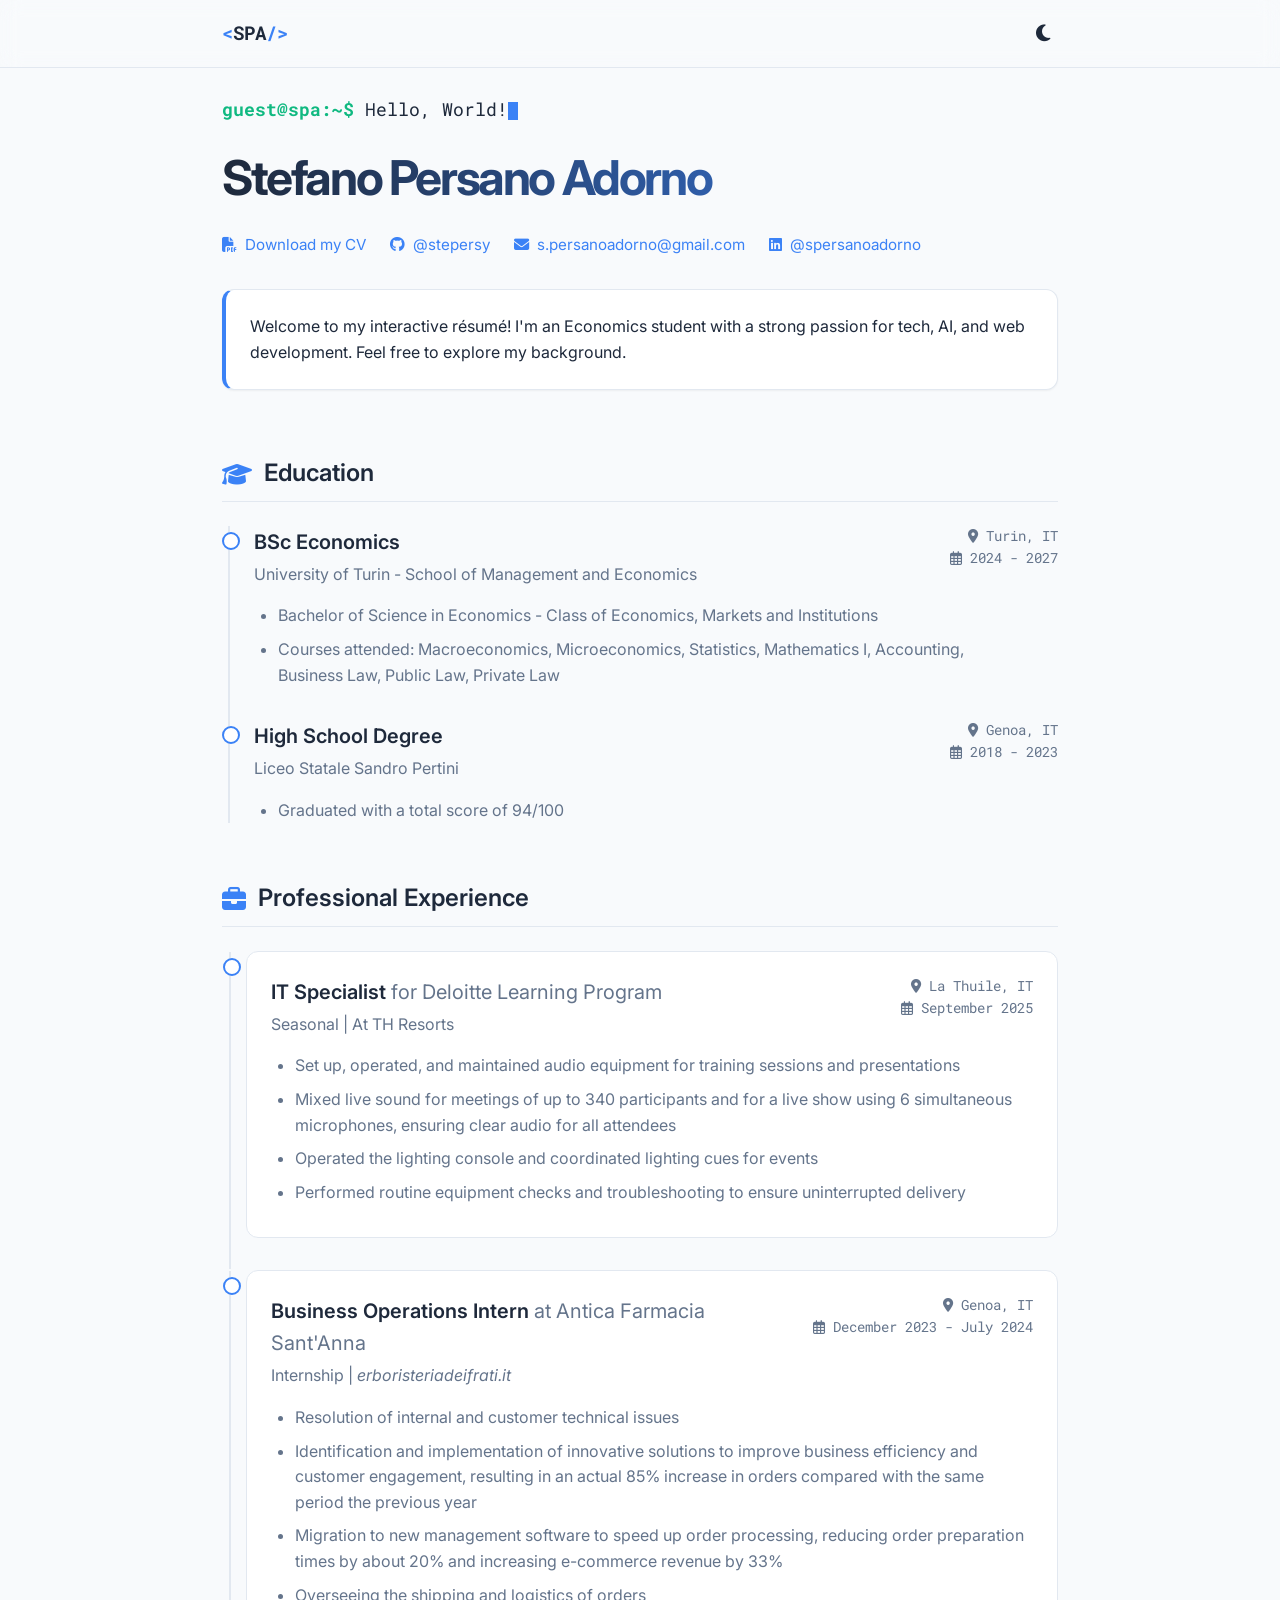
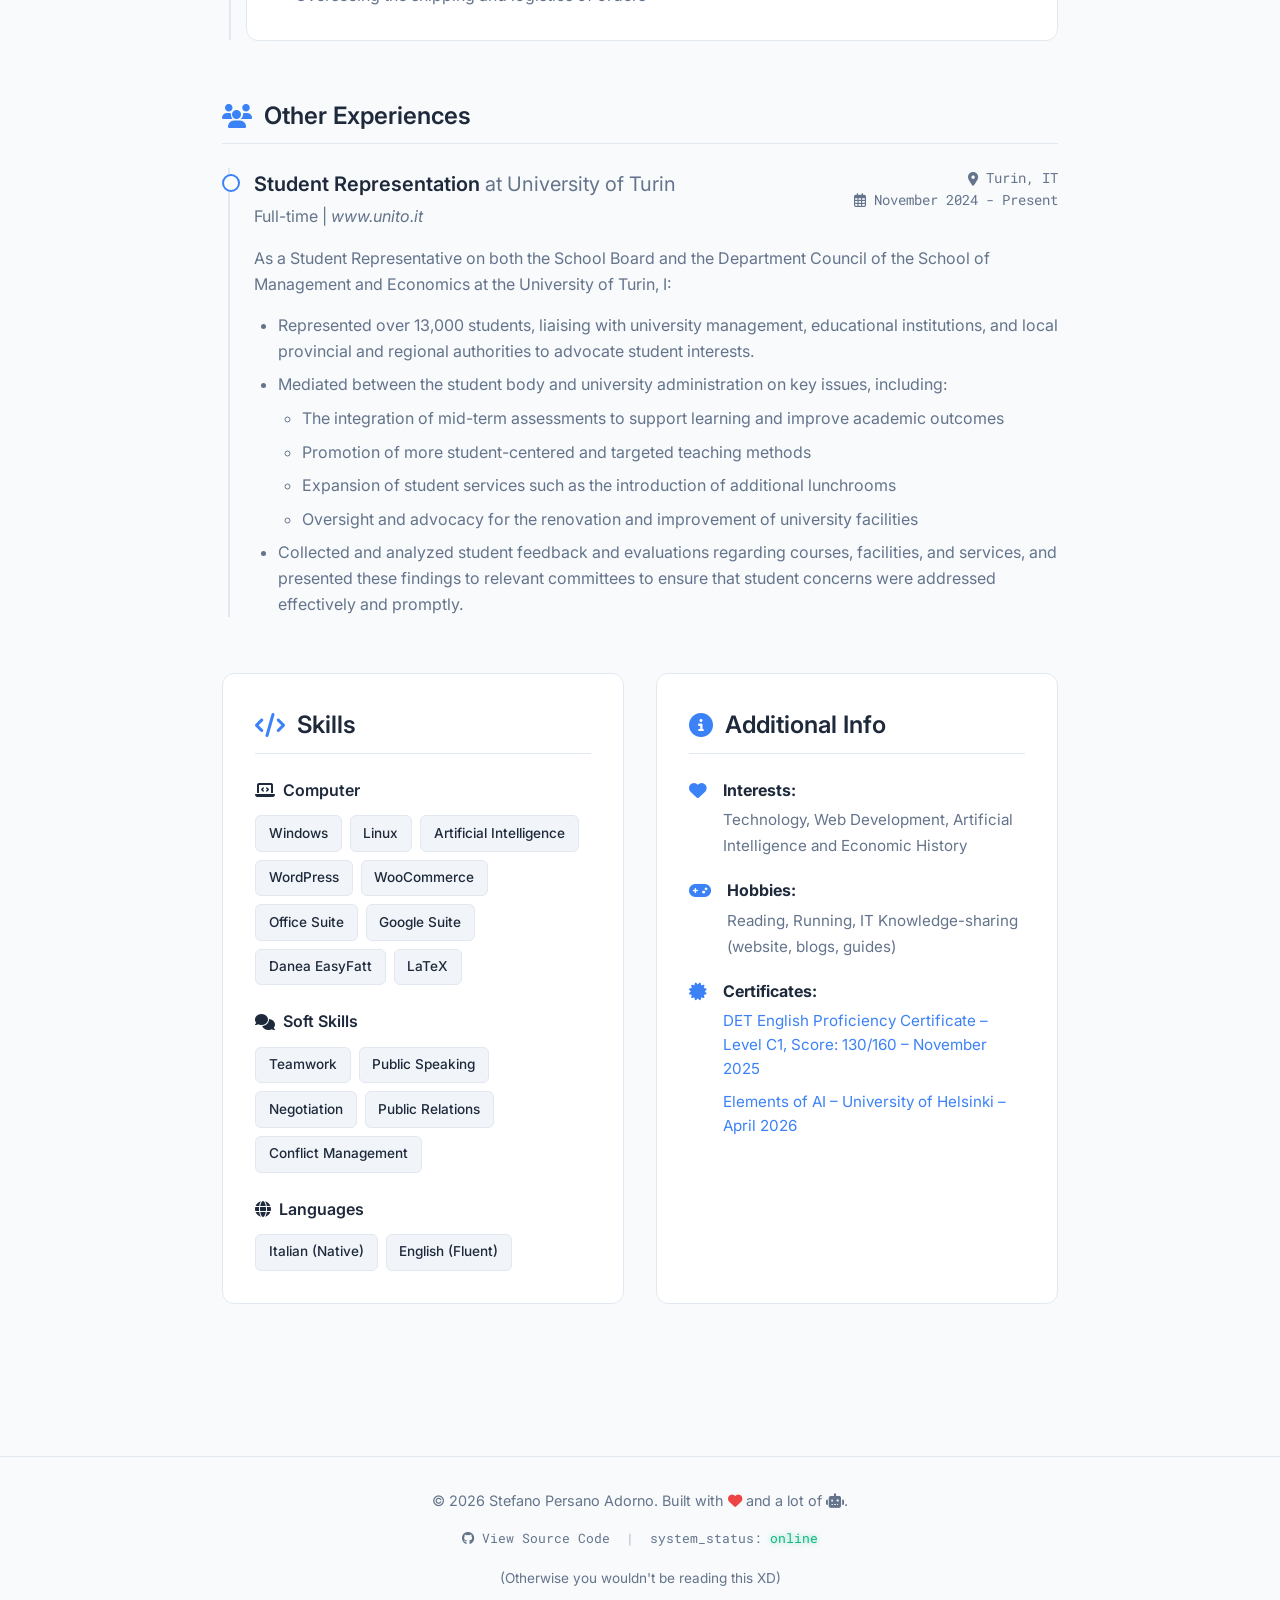
<file: index.html>
<!DOCTYPE html>
<html lang="en" data-theme="light">

<head>
    <meta charset="UTF-8">
    <meta name="viewport" content="width=device-width, initial-scale=1.0">
    <title>Stefano Persano Adorno - CV</title>
    <link rel="icon" type="image/svg+xml" href="favicon.svg">

    <!-- Google Fonts -->
    <link rel="preconnect" href="https://fonts.googleapis.com">
    <link rel="preconnect" href="https://fonts.gstatic.com" crossorigin>
    <!-- Inter for main text (minimalist, clean), Roboto Mono for techy bits -->
    <link
        href="https://fonts.googleapis.com/css2?family=Inter:wght@300;400;600;700&family=Roboto+Mono:wght@400;700&display=swap"
        rel="stylesheet">

    <link rel="stylesheet" href="styles.css">

    <!-- Font Awesome for Icons -->
    <link rel="stylesheet" href="https://cdnjs.cloudflare.com/ajax/libs/font-awesome/6.4.0/css/all.min.css">
</head>

<body>

    <nav class="navbar">
        <div class="nav-content">
            <div class="logo">
                <span class="tech-bracket"></span><span class="logo-text">SPA</span><span class="tech-bracket"></span>
            </div>
            <button class="theme-toggle" id="themeToggle" aria-label="Toggle Dark Mode">
                <i class="fas fa-moon"></i>
            </button>
        </div>
    </nav>

    <main class="container">

        <header class="hero">
            <div class="greeting-container">
                <span id="prompt" class="tech-prompt">guest@spa:~$ </span>
                <span id="greeting" class="typing-text"></span><span class="cursor"></span>
            </div>
            <h1 class="name-title">Stefano Persano Adorno</h1>
            <div class="contact-info">
                <p><i class="fas fa-file-pdf"></i> <a href="cv/" target="_blank">Download my CV</a></p>
                <p><i class="fab fa-github"></i> <a href="https://github.com/stepersy" target="_blank">@stepersy</a></p>
                <p><i class="fas fa-envelope"></i> <a
                        href="mailto:s.persanoadorno@gmail.com?subject=Congratulations!%20You're%20Hired!%20🎉&body=Hi%20there,%0A%0AHuge%20congratulations!%20We're%20thrilled%20to%20officially%20offer%20you%20the%20role!%20You're%20in!%20🎉%0A%0AWe%20can't%20wait%20to%20welcome%20you%20onboard%20and%20see%20all%20the%20great%20things%20you'll%20do.%20Let%20us%20know%20when%20you're%20ready%20to%20get%20started!%0A%0AWarm%20regards,%0AThe%20Team%0a">s.persanoadorno@gmail.com</a>
                </p>
                <p><i class="fab fa-linkedin"></i> <a href="https://linkedin.com/in/spersanoadorno"
                        target="_blank">@spersanoadorno</a></p>
            </div>

            <div class="intro-card glow-effect">
                <p>Welcome to my interactive résumé! I'm an Economics student with a strong passion for tech, AI, and
                    web development. Feel free to explore my background.</p>
            </div>

        </header>

        <section class="cv-section slide-up">
            <h2 class="section-title"><i class="fas fa-graduation-cap"></i> <span class="title-text">Education</span>
            </h2>

            <div class="timeline-item">
                <div class="item-header">
                    <div>
                        <h3>BSc Economics</h3>
                        <h4>University of Turin - School of Management and Economics</h4>
                    </div>
                    <div class="item-meta">
                        <span class="location"><i class="fas fa-map-marker-alt"></i> Turin, IT</span>
                        <span class="date"><i class="far fa-calendar-alt"></i> 2024 - 2027</span>
                    </div>
                </div>
                <div class="item-body">
                    <ul>
                        <li>Bachelor of Science in Economics - Class of Economics, Markets and Institutions</li>
                        <li>Courses attended: Macroeconomics, Microeconomics, Statistics, Mathematics I,
                            Accounting,<br>Business Law, Public Law, Private Law</li>
                    </ul>
                </div>
            </div>

            <div class="timeline-item">
                <div class="item-header">
                    <div>
                        <h3>High School Degree</h3>
                        <h4>Liceo Statale Sandro Pertini</h4>
                    </div>
                    <div class="item-meta">
                        <span class="location"><i class="fas fa-map-marker-alt"></i> Genoa, IT</span>
                        <span class="date"><i class="far fa-calendar-alt"></i> 2018 - 2023</span>
                    </div>
                </div>
                <div class="item-body">
                    <ul>
                        <li>Graduated with a total score of 94/100</li>
                    </ul>
                </div>
            </div>
        </section>

        <section class="cv-section slide-up">
            <h2 class="section-title"><i class="fas fa-briefcase"></i> <span class="title-text">Professional
                    Experience</span></h2>

            <div class="timeline-item glow-effect">
                <div class="item-header">
                    <div>
                        <h3>IT Specialist <span class="company">for Deloitte Learning Program</span></h3>
                        <h4>Seasonal | At TH Resorts</h4>
                    </div>
                    <div class="item-meta">
                        <span class="location"><i class="fas fa-map-marker-alt"></i> La Thuile, IT</span>
                        <span class="date"><i class="far fa-calendar-alt"></i> September 2025</span>
                    </div>
                </div>
                <div class="item-body">
                    <ul>
                        <li>Set up, operated, and maintained audio equipment for training sessions and presentations
                        </li>
                        <li>Mixed live sound for meetings of up to 340 participants and for a live show using 6
                            simultaneous microphones, ensuring clear audio for all attendees</li>
                        <li>Operated the lighting console and coordinated lighting cues for events</li>
                        <li>Performed routine equipment checks and troubleshooting to ensure uninterrupted delivery</li>
                    </ul>
                </div>
            </div>

            <div class="timeline-item glow-effect">
                <div class="item-header">
                    <div>
                        <h3>Business Operations Intern <span class="company">at Antica Farmacia Sant'Anna</span></h3>
                        <h4>Internship | <em>erboristeriadeifrati.it</em></h4>
                    </div>
                    <div class="item-meta">
                        <span class="location"><i class="fas fa-map-marker-alt"></i> Genoa, IT</span>
                        <span class="date"><i class="far fa-calendar-alt"></i> December 2023 - July 2024</span>
                    </div>
                </div>
                <div class="item-body">
                    <ul>
                        <li>Resolution of internal and customer technical issues</li>
                        <li>Identification and implementation of innovative solutions to improve business efficiency and
                            customer engagement, resulting in an actual 85% increase in orders compared with the same
                            period the previous year</li>
                        <li>Migration to new management software to speed up order processing, reducing order
                            preparation times by about 20% and increasing e-commerce revenue by 33%</li>
                        <li>Overseeing the shipping and logistics of orders</li>
                    </ul>
                </div>
            </div>
        </section>

        <section class="cv-section slide-up">
            <h2 class="section-title"><i class="fas fa-users"></i> <span class="title-text">Other Experiences</span>
            </h2>

            <div class="timeline-item">
                <div class="item-header">
                    <div>
                        <h3>Student Representation <span class="company">at University of Turin</span></h3>
                        <h4>Full-time | <em>www.unito.it</em></h4>
                    </div>
                    <div class="item-meta">
                        <span class="location"><i class="fas fa-map-marker-alt"></i> Turin, IT</span>
                        <span class="date"><i class="far fa-calendar-alt"></i> November 2024 - Present</span>
                    </div>
                </div>
                <div class="item-body">
                    <p class="role-desc">As a Student Representative on both the School Board and the Department Council
                        of the School of Management and Economics at the University of Turin, I:</p>
                    <ul>
                        <li>Represented over 13,000 students, liaising with university management, educational
                            institutions, and local provincial and regional authorities to advocate student interests.
                        </li>
                        <li>Mediated between the student body and university administration on key issues, including:
                            <ul class="sub-list">
                                <li>The integration of mid-term assessments to support learning and improve academic
                                    outcomes</li>
                                <li>Promotion of more student-centered and targeted teaching methods</li>
                                <li>Expansion of student services such as the introduction of additional lunchrooms</li>
                                <li>Oversight and advocacy for the renovation and improvement of university facilities
                                </li>
                            </ul>
                        </li>
                        <li>Collected and analyzed student feedback and evaluations regarding courses, facilities, and
                            services, and presented these findings to relevant committees to ensure that student
                            concerns were addressed effectively and promptly.</li>
                    </ul>
                </div>
            </div>
        </section>

        <section class="cv-section grid-section slide-up">
            <div class="card skills-card glow-effect">
                <h2 class="section-title"><i class="fas fa-code"></i> <span class="title-text">Skills</span></h2>
                <div class="skill-category">
                    <h3><i class="fas fa-laptop-code"></i> Computer</h3>
                    <div class="tags">
                        <span class="tag">Windows</span>
                        <span class="tag">Linux</span>
                        <span class="tag">Artificial Intelligence</span>
                        <span class="tag">WordPress</span>
                        <span class="tag">WooCommerce</span>
                        <span class="tag">Office Suite</span>
                        <span class="tag">Google Suite</span>
                        <span class="tag">Danea EasyFatt</span>
                        <span class="tag">LaTeX</span>
                    </div>
                </div>

                <div class="skill-category">
                    <h3><i class="fas fa-comments"></i> Soft Skills</h3>
                    <div class="tags soft-tags">
                        <span class="tag">Teamwork</span>
                        <span class="tag">Public Speaking</span>
                        <span class="tag">Negotiation</span>
                        <span class="tag">Public Relations</span>
                        <span class="tag">Conflict Management</span>
                    </div>
                </div>

                <div class="skill-category">
                    <h3><i class="fas fa-globe"></i> Languages</h3>
                    <div class="tags lang-tags">
                        <span class="tag">Italian (Native)</span>
                        <span class="tag">English (Fluent)</span>
                    </div>
                </div>
            </div>

            <div class="card info-card glow-effect">
                <h2 class="section-title"><i class="fas fa-info-circle"></i> <span class="title-text">Additional
                        Info</span></h2>
                <ul class="info-list">
                    <li>
                        <i class="fas fa-heart text-accent"></i>
                        <div>
                            <strong>Interests:</strong>
                            <span>Technology, Web Development, Artificial Intelligence and Economic History</span>
                        </div>
                    </li>
                    <li>
                        <i class="fas fa-gamepad text-accent"></i>
                        <div>
                            <strong>Hobbies:</strong>
                            <span>Reading, Running, IT Knowledge-sharing (website,
                                blogs, guides)</span>
                        </div>
                    </li>
                    <li>
                        <i class="fas fa-certificate text-accent"></i>
                        <div>
                            <strong>Certificates:</strong>
                            <span style="display: block; margin-bottom: 0.5rem;"><a href="https://certs.duolingo.com/8ft91c3pqq8bohw4" target="_blank"
                                    rel="noopener noreferrer">DET English Proficiency Certificate – Level C1, Score:
                                    130/160 – November 2025</a></span>
                            <span style="display: block;"><a href="https://certificates.mooc.fi/validate/ynhqbmmm76" target="_blank"
                                    rel="noopener noreferrer">Elements of AI – University of Helsinki – April 2026</a></span>
                        </div>
                    </li>
                </ul>
            </div>
        </section>

    </main>

    <footer>
        <div class="footer-content">
            <p>&copy; 2026 Stefano Persano Adorno. Built with <i class="fas fa-heart beat"></i> and a lot of <i
                    class="fas fa-robot"></i>.</p>
            <p class="tech-foot">
                <a href="https://github.com/stepersy/website" target="_blank" rel="noopener noreferrer"
                    style="color: inherit; text-decoration: none;">
                    <i class="fab fa-github"></i> View Source Code
                </a>
                <span style="margin: 0 0.5rem; opacity: 0.5;">|</span>
                system_status: <span class="online">online</span>
            </p>
            <p style="font-size: 0.85rem; margin-top: 0.25rem;">(Otherwise you wouldn't be reading this XD)</p>
        </div>
    </footer>

    <script src="script.js"></script>
</body>

</html>
</file>
<file: styles.css>
:root[data-theme="light"] {
    --bg-color: #f8fafc;
    --surface-color: #ffffff;
    --text-primary: #1e293b;
    --text-secondary: #64748b;
    --accent-color: #3b82f6;
    --accent-glow: rgba(59, 130, 246, 0.2);
    --border-color: #e2e8f0;
    --tag-bg: #f1f5f9;
    --tech-green: #10b981;
    --shadow-sm: 0 1px 2px 0 rgba(0, 0, 0, 0.05);
    --shadow-md: 0 4px 6px -1px rgba(0, 0, 0, 0.1), 0 2px 4px -1px rgba(0, 0, 0, 0.06);
    --shadow-glow: 0 0 15px rgba(59, 130, 246, 0.15);
}

:root[data-theme="dark"] {
    --bg-color: #0f172a;
    --surface-color: #1e293b;
    --text-primary: #f8fafc;
    --text-secondary: #cbd5e1;
    --accent-color: #60a5fa;
    --accent-glow: rgba(96, 165, 250, 0.15);
    --border-color: #334155;
    --tag-bg: #334155;
    --tech-green: #34d399;
    --shadow-sm: 0 1px 2px 0 rgba(0, 0, 0, 0.3);
    --shadow-md: 0 4px 6px -1px rgba(0, 0, 0, 0.4), 0 2px 4px -1px rgba(0, 0, 0, 0.2);
    --shadow-glow: 0 0 15px rgba(96, 165, 250, 0.2);
}

* {
    margin: 0;
    padding: 0;
    box-sizing: border-box;
}

body {
    font-family: 'Inter', sans-serif;
    background-color: var(--bg-color);
    color: var(--text-primary);
    line-height: 1.6;
    transition: background-color 0.3s ease, color 0.3s ease;
    overflow-x: hidden;
}

a {
    color: var(--accent-color);
    text-decoration: none;
    transition: color 0.2s;
}

a:hover {
    color: var(--text-primary);
    text-decoration: underline;
}

/* Typography elements */
.tech-prompt {
    font-family: 'Roboto Mono', monospace;
    color: var(--tech-green);
    font-weight: 700;
}

.typing-text {
    font-family: 'Roboto Mono', monospace;
    color: var(--text-primary);
}

.cursor {
    display: inline-block;
    width: 10px;
    height: 1em;
    background-color: var(--accent-color);
    vertical-align: middle;
    animation: blink 1s step-end infinite;
}

@keyframes blink {

    0%,
    100% {
        opacity: 1;
    }

    50% {
        opacity: 0;
    }
}

/* Layout */
.container {
    max-width: 900px;
    margin: 0 auto;
    padding: 2rem;
    padding-top: 6rem;
    /* Account for navbar */
}

/* Navbar */
.navbar {
    position: fixed;
    top: 0;
    left: 0;
    width: 100%;
    background-color: rgba(var(--surface-color), 0.8);
    backdrop-filter: blur(10px);
    -webkit-backdrop-filter: blur(10px);
    border-bottom: 1px solid var(--border-color);
    z-index: 1000;
    transition: background-color 0.3s ease, border-color 0.3s ease;
}

.nav-content {
    max-width: 900px;
    margin: 0 auto;
    padding: 1rem 2rem;
    display: flex;
    justify-content: space-between;
    align-items: center;
}

.logo {
    font-family: 'Roboto Mono', monospace;
    font-weight: 700;
    font-size: 1.2rem;
    color: var(--text-primary);
}

.tech-bracket {
    color: var(--accent-color);
}

.tech-bracket::before {
    content: "<";
}

.tech-bracket:last-child::before {
    content: "/>";
}

.theme-toggle {
    background: none;
    border: none;
    color: var(--text-primary);
    font-size: 1.2rem;
    cursor: pointer;
    padding: 0.5rem;
    border-radius: 50%;
    transition: all 0.2s ease;
    display: flex;
    align-items: center;
    justify-content: center;
}

.theme-toggle:hover {
    background-color: var(--tag-bg);
    color: var(--accent-color);
}

/* Header/Hero */
.hero {
    margin-bottom: 4rem;
}

.greeting-container {
    margin-bottom: 1rem;
    font-size: 1.1rem;
}

.name-title {
    font-size: 3rem;
    font-weight: 700;
    margin-bottom: 1rem;
    letter-spacing: -0.05em;
    background: linear-gradient(90deg, var(--text-primary), var(--accent-color));
    -webkit-background-clip: text;
    -webkit-text-fill-color: transparent;
}

.contact-info {
    display: flex;
    flex-wrap: wrap;
    gap: 1.5rem;
    margin-bottom: 2rem;
    color: var(--text-secondary);
    font-size: 0.95rem;
}

.contact-info p {
    display: flex;
    align-items: center;
    gap: 0.5rem;
}

.contact-info i {
    color: var(--accent-color);
}

.intro-card {
    background-color: var(--surface-color);
    padding: 1.5rem;
    border-radius: 12px;
    border: 1px solid var(--border-color);
    border-left: 4px solid var(--accent-color);
    box-shadow: var(--shadow-sm);
    transition: all 0.3s ease;
}

.glow-effect:hover {
    box-shadow: var(--shadow-glow);
    transform: translateY(-2px);
    border-color: rgba(59, 130, 246, 0.3);
}

/* Buttons */
.cv-download-section {
    margin-top: 2rem;
    display: flex;
    justify-content: center;
}

.btn {
    display: inline-flex;
    align-items: center;
    gap: 0.75rem;
    padding: 0.85rem 1.75rem;
    border-radius: 8px;
    font-weight: 600;
    font-size: 1rem;
    transition: all 0.3s ease;
    cursor: pointer;
    text-decoration: none;
}

.primary-btn {
    background-color: var(--accent-color);
    color: var(--surface-color);
    border: 2px solid var(--accent-color);
}

.primary-btn:hover {
    background-color: transparent;
    color: var(--accent-color);
    text-decoration: none;
    transform: translateY(-2px);
    box-shadow: var(--shadow-glow);
}

/* Sections */
.cv-section {
    margin-bottom: 3.5rem;
}

.section-title {
    font-size: 1.5rem;
    font-weight: 600;
    margin-bottom: 1.5rem;
    display: flex;
    align-items: center;
    gap: 0.75rem;
    border-bottom: 1px solid var(--border-color);
    padding-bottom: 0.5rem;
}

.section-title i {
    color: var(--accent-color);
}

.title-text {
    position: relative;
}

/* Timeline items */
.timeline-item {
    position: relative;
    padding-left: 2rem;
    margin-bottom: 2rem;
}

/* Timeline line */
.cv-section>.timeline-item::before {
    content: '';
    position: absolute;
    left: 6px;
    top: 0;
    bottom: -2rem;
    width: 2px;
    background-color: var(--border-color);
}

.cv-section>.timeline-item:last-child::before {
    bottom: 0;
}

/* Timeline dot */
.cv-section>.timeline-item::after {
    content: '';
    position: absolute;
    left: 0;
    top: 6px;
    width: 14px;
    height: 14px;
    border-radius: 50%;
    background-color: var(--surface-color);
    border: 2px solid var(--accent-color);
    z-index: 1;
    transition: all 0.3s ease;
}

.timeline-item:hover::after {
    background-color: var(--accent-color);
    box-shadow: 0 0 10px var(--accent-glow);
}

/* Timeline content */
.timeline-item.glow-effect {
    background-color: var(--surface-color);
    border: 1px solid var(--border-color);
    border-radius: 12px;
    padding: 1.5rem;
    margin-left: 1.5rem;
    padding-left: 1.5rem;
    /* Reset padding left inside card */
}

/* Adjust pseudo elements for card styled items */
.timeline-item.glow-effect::before {
    left: -18px;
    /* Offset to outside the card */
}

.timeline-item.glow-effect::after {
    left: -24px;
    /* Offset to outside the card */
}


.item-header {
    display: flex;
    justify-content: space-between;
    align-items: flex-start;
    margin-bottom: 1rem;
    flex-wrap: wrap;
    gap: 1rem;
}

.item-header>div:first-child {
    flex: 1;
    min-width: 0;
    /* Allow text to wrap inside */
}

.item-header h3 {
    font-size: 1.25rem;
    font-weight: 600;
    color: var(--text-primary);
}

.company {
    font-weight: 400;
    color: var(--text-secondary);
}

.item-header h4 {
    font-size: 1rem;
    font-weight: 400;
    color: var(--text-secondary);
    margin-top: 0.25rem;
}

.item-meta {
    display: flex;
    flex-direction: column;
    justify-content: space-between;
    align-items: flex-end;
    font-size: 0.85rem;
    color: var(--text-secondary);
    font-family: 'Roboto Mono', monospace;
    flex-shrink: 0;
}

.item-meta span {
    display: flex;
    align-items: center;
    gap: 0.5rem;
}

.item-body {
    color: var(--text-secondary);
}

.item-body ul {
    padding-left: 1.5rem;
    list-style-type: disc;
}

.item-body li {
    margin-bottom: 0.5rem;
}

.role-desc {
    margin-bottom: 1rem;
}

.sub-list {
    margin-top: 0.5rem;
    list-style-type: circle !important;
}

/* Skills & Info Grid */
.grid-section {
    display: grid;
    grid-template-columns: 1fr 1fr;
    gap: 2rem;
}

.card {
    background-color: var(--surface-color);
    border: 1px solid var(--border-color);
    border-radius: 12px;
    padding: 2rem;
    transition: all 0.3s ease;
}

.skill-category {
    margin-bottom: 1.5rem;
}

.skill-category:last-child {
    margin-bottom: 0;
}

.skill-category h3 {
    font-size: 1rem;
    font-weight: 600;
    margin-bottom: 0.75rem;
    display: flex;
    align-items: center;
    gap: 0.5rem;
}

.tags {
    display: flex;
    flex-wrap: wrap;
    gap: 0.5rem;
}

.tag {
    background-color: var(--tag-bg);
    color: var(--text-primary);
    padding: 0.4rem 0.8rem;
    border-radius: 6px;
    font-size: 0.85rem;
    font-weight: 500;
    border: 1px solid var(--border-color);
    transition: all 0.2s ease;
}

.tag:hover {
    border-color: var(--accent-color);
    background-color: rgba(var(--surface-color), 1);
    transform: translateY(-2px);
}

.info-list {
    list-style: none;
    padding: 0;
}

.info-list li {
    display: flex;
    gap: 1rem;
    margin-bottom: 1.25rem;
    align-items: flex-start;
}

.info-list li i {
    margin-top: 0.25rem;
    font-size: 1.1rem;
}

.info-list strong {
    display: block;
    color: var(--text-primary);
    margin-bottom: 0.25rem;
}

.info-list span {
    color: var(--text-secondary);
    font-size: 0.95rem;
}

.text-accent {
    color: var(--accent-color);
}

/* Footer */
footer {
    border-top: 1px solid var(--border-color);
    padding: 2rem;
    margin-top: 4rem;
    text-align: center;
    color: var(--text-secondary);
    font-size: 0.9rem;
}

.footer-content {
    max-width: 900px;
    margin: 0 auto;
    display: flex;
    flex-direction: column;
    align-items: center;
    gap: 1rem;
}

.beat {
    animation: heartbeat 1.5s infinite;
    color: #ef4444;
}

@keyframes heartbeat {
    0% {
        transform: scale(1);
    }

    14% {
        transform: scale(1.3);
    }

    28% {
        transform: scale(1);
    }

    42% {
        transform: scale(1.3);
    }

    70% {
        transform: scale(1);
    }
}

.tech-foot {
    font-family: 'Roboto Mono', monospace;
    font-size: 0.8rem;
}

.online {
    color: var(--tech-green);
    text-shadow: 0 0 5px rgba(16, 185, 129, 0.5);
}

/* Animations */
.slide-up {
    animation: slideUp 0.8s ease forwards;
    opacity: 0;
    transform: translateY(20px);
}

/* Stagger animations */
.cv-section:nth-child(2) {
    animation-delay: 0.2s;
}

.cv-section:nth-child(3) {
    animation-delay: 0.4s;
}

.cv-section:nth-child(4) {
    animation-delay: 0.6s;
}

@keyframes slideUp {
    to {
        opacity: 1;
        transform: translateY(0);
    }
}

/* Responsive */
@media (max-width: 768px) {
    .grid-section {
        grid-template-columns: 1fr;
    }

    .name-title {
        font-size: 2.2rem;
    }

    .item-header {
        flex-direction: column;
    }

    .item-meta {
        align-items: flex-start;
        margin-top: 0.5rem;
    }
}
</file>
